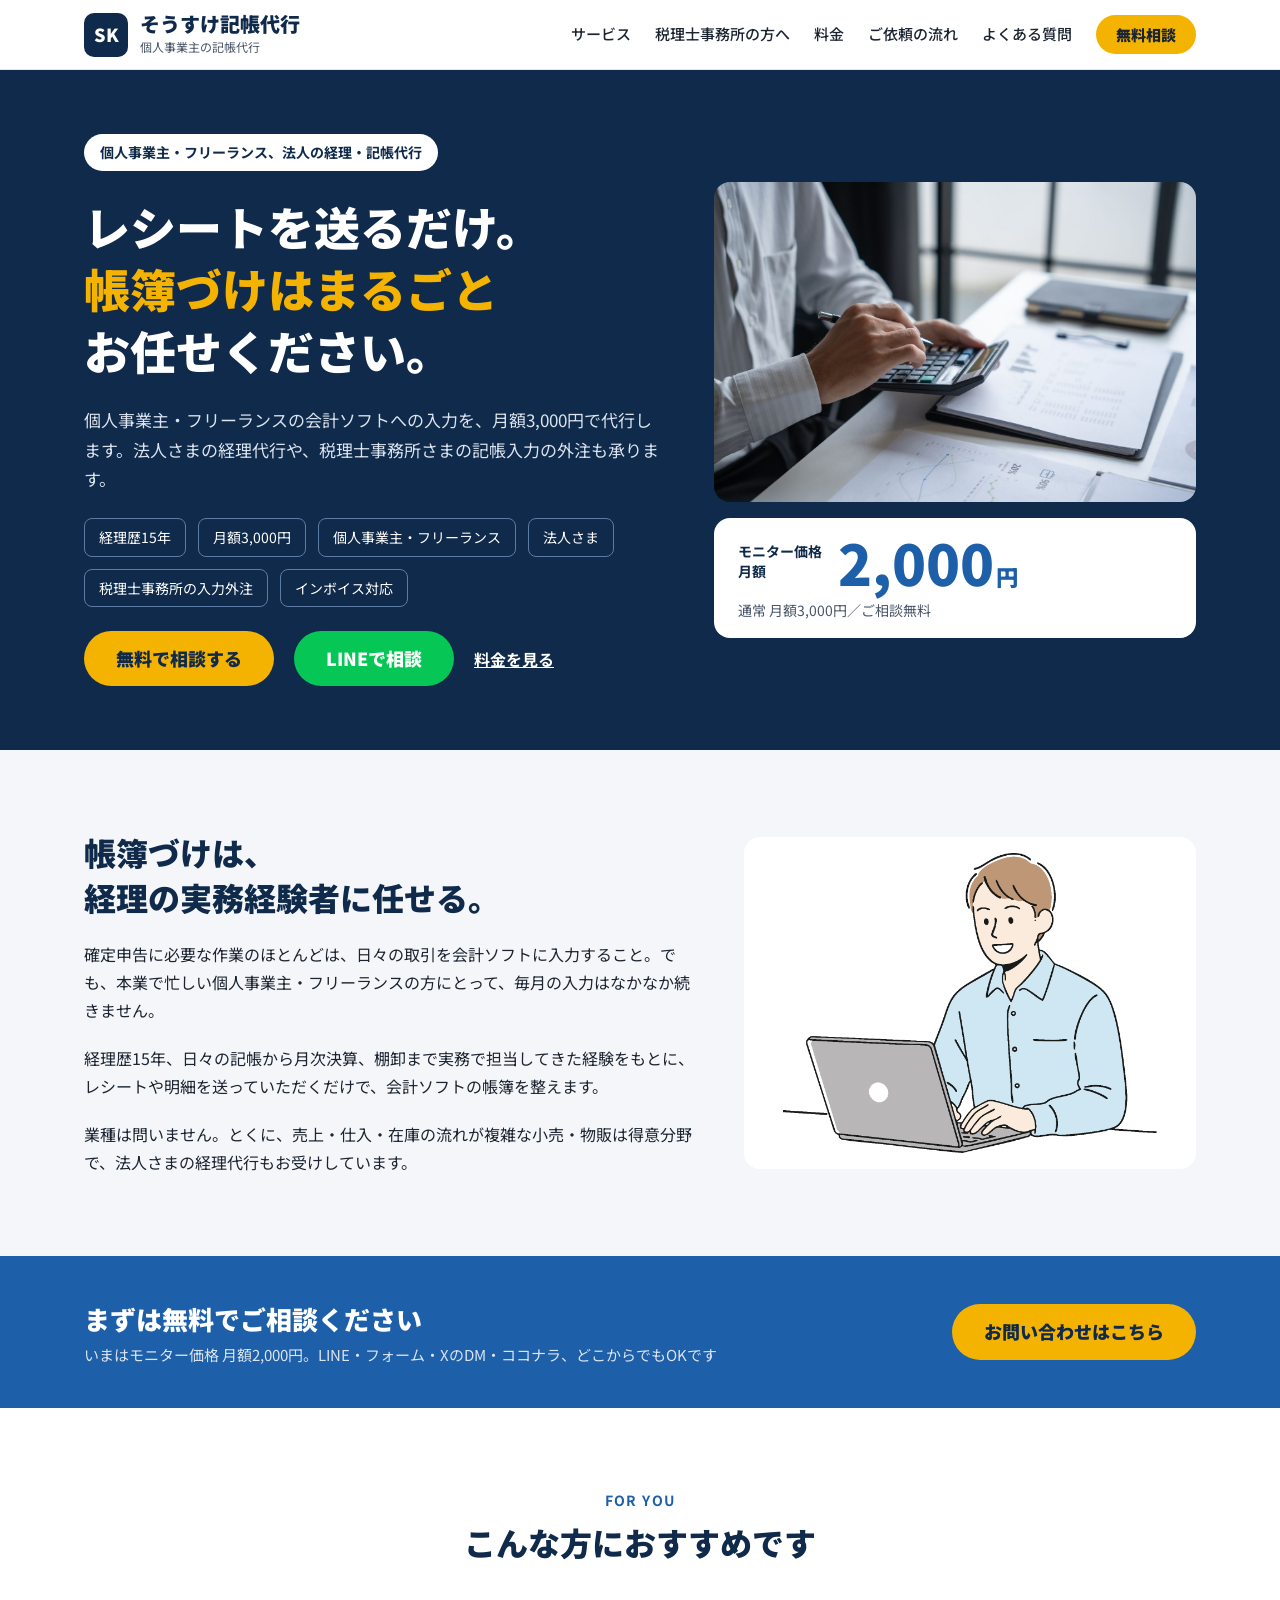
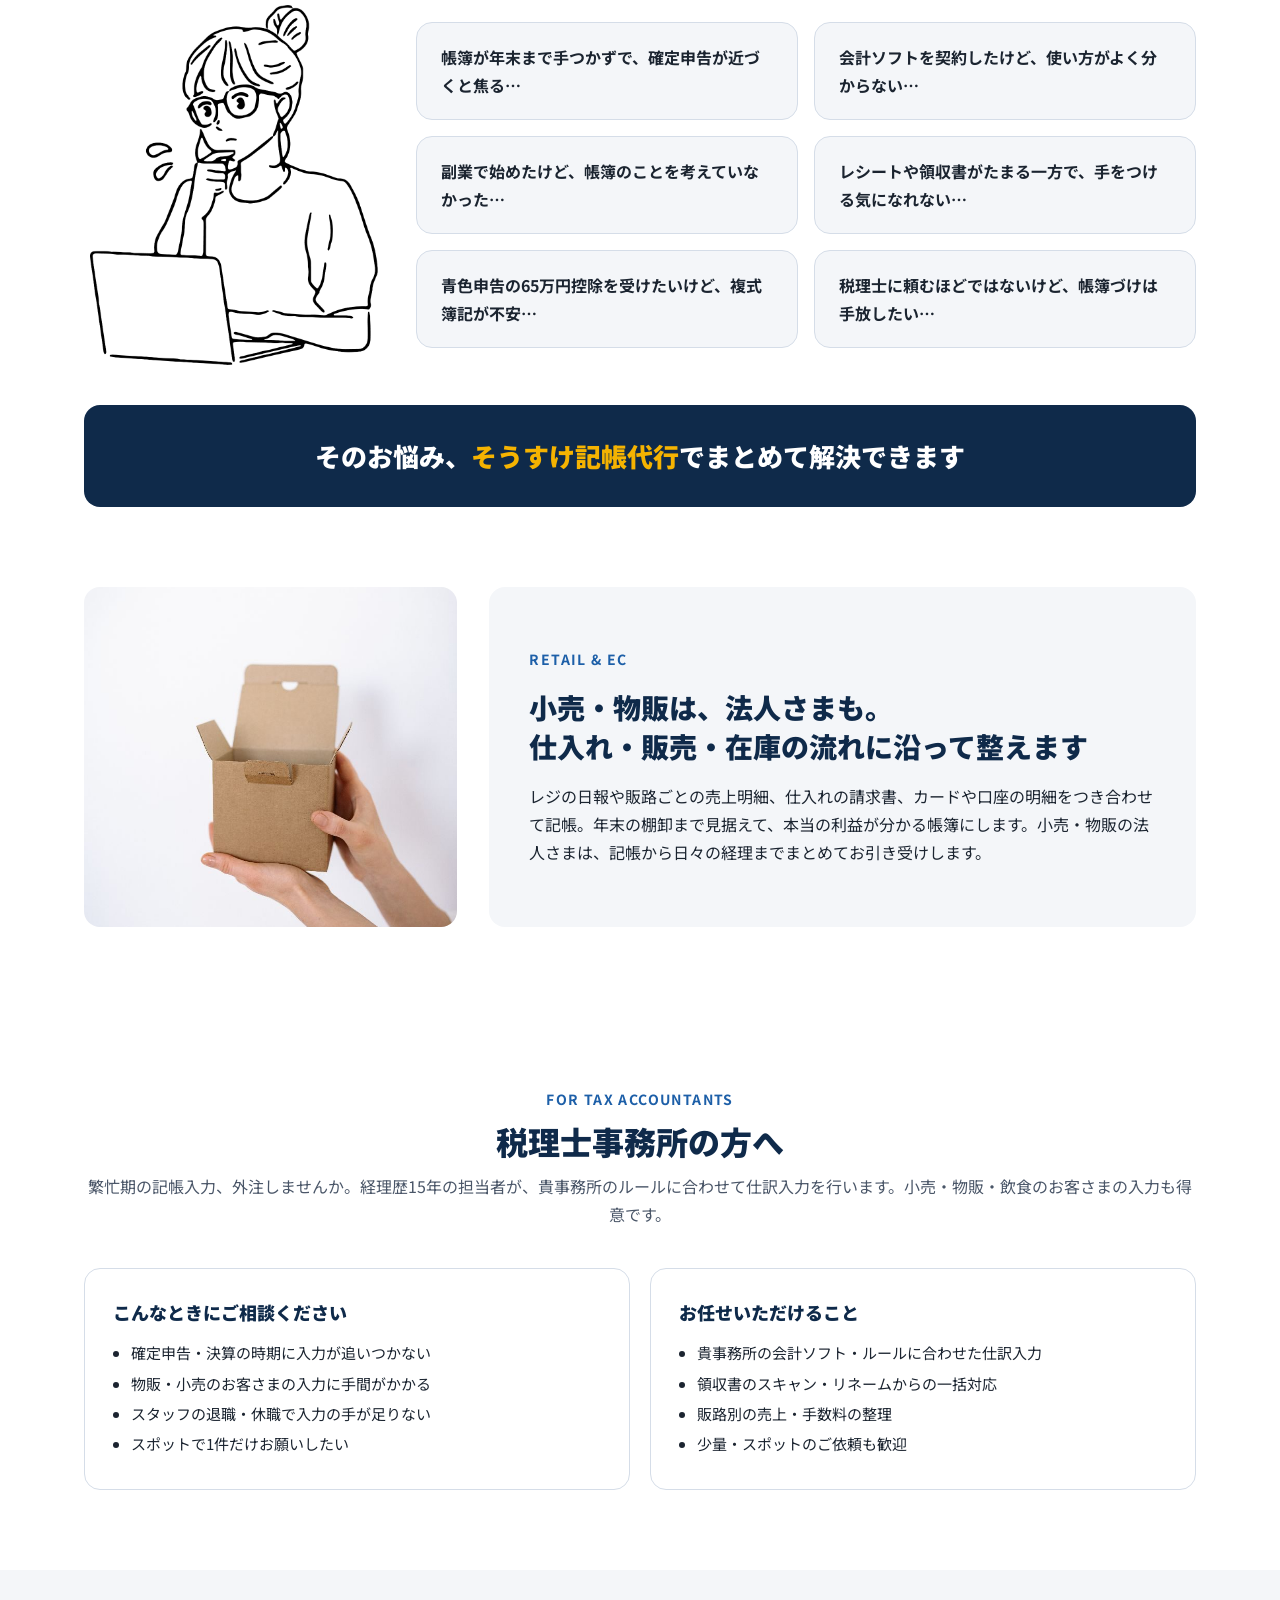
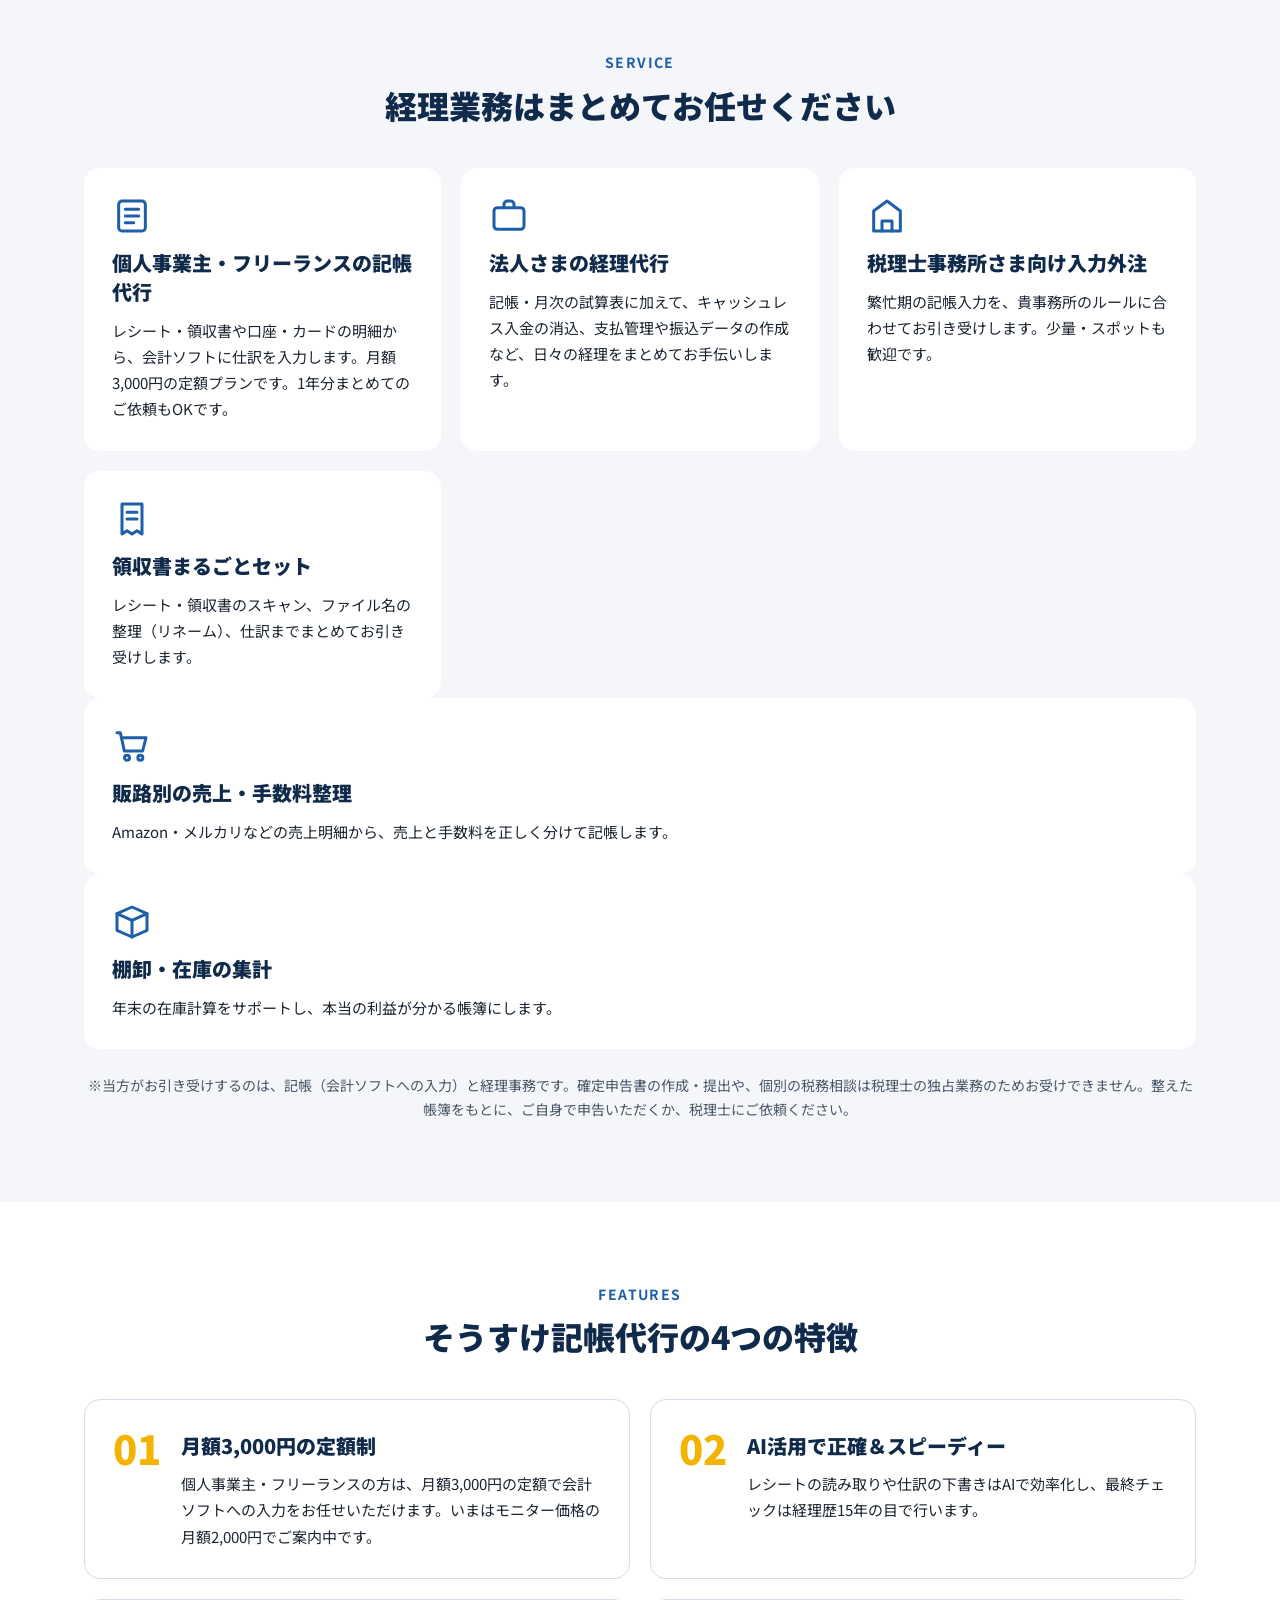
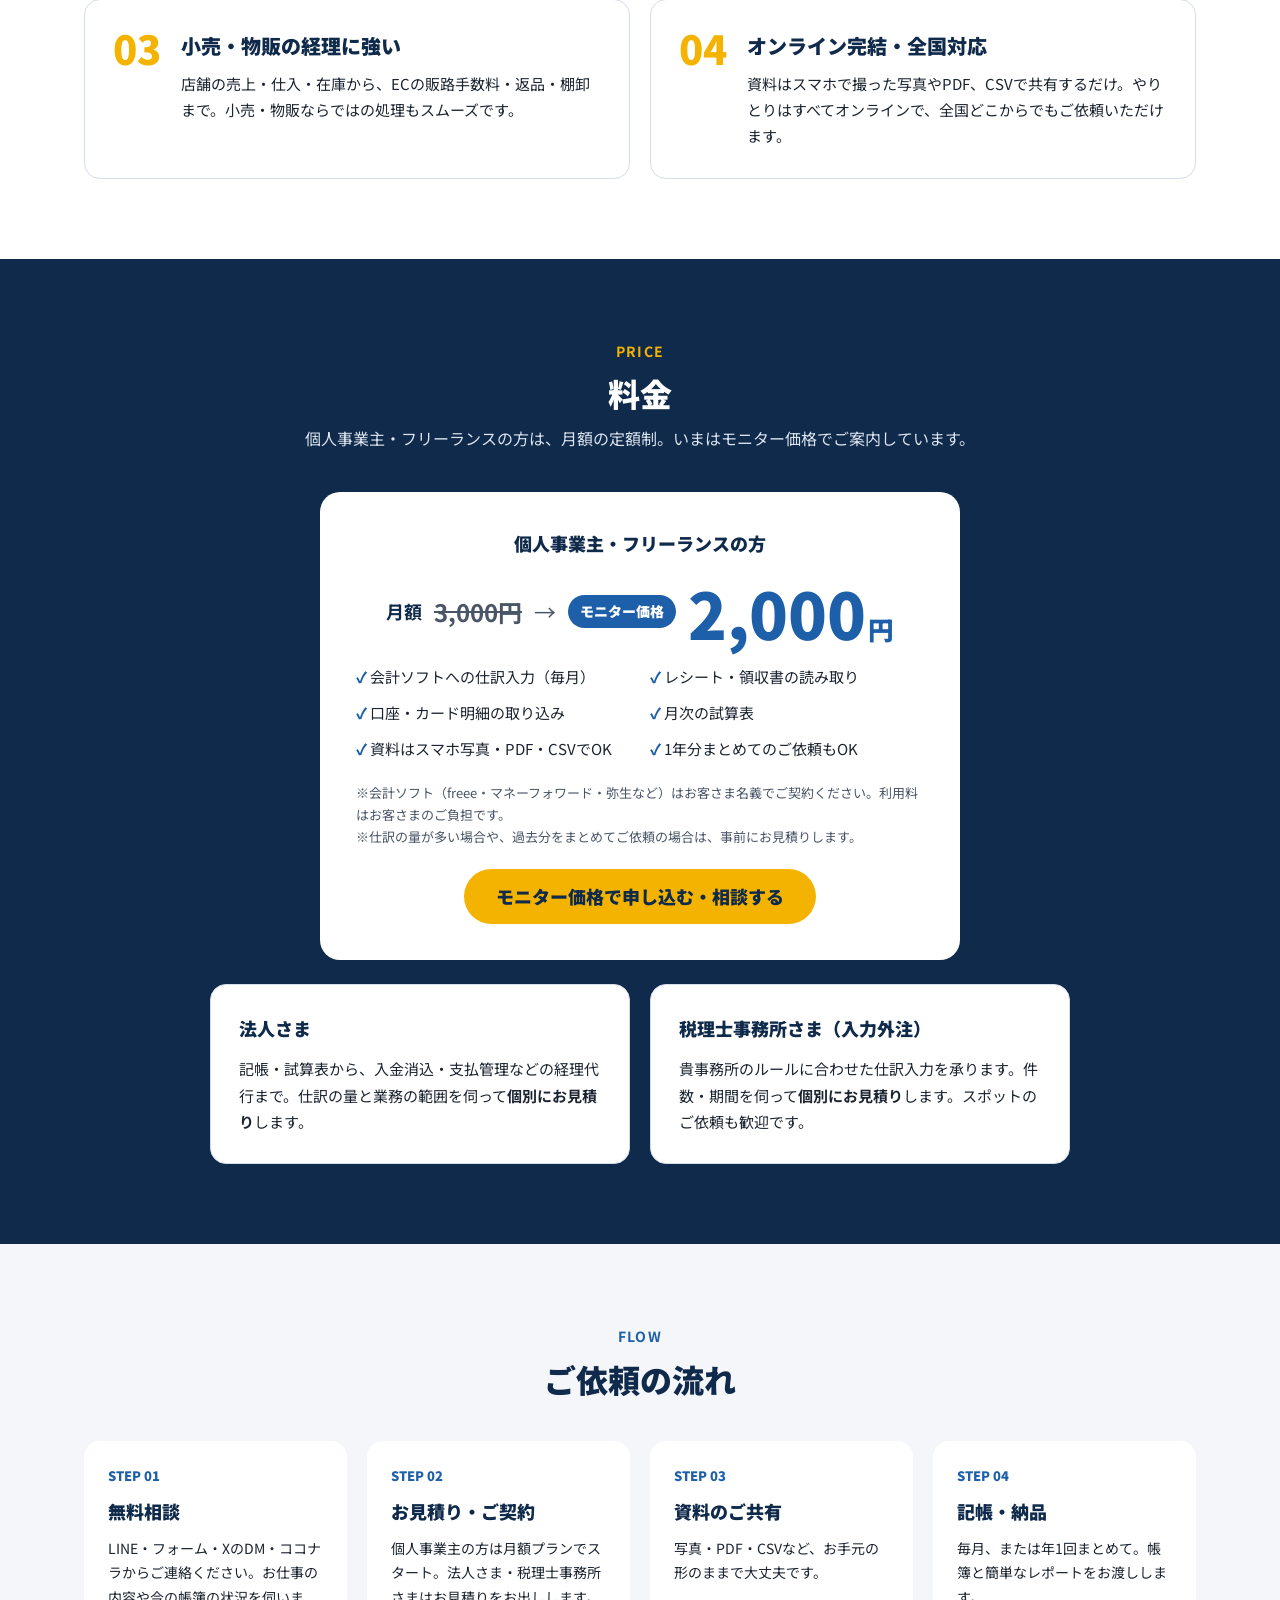
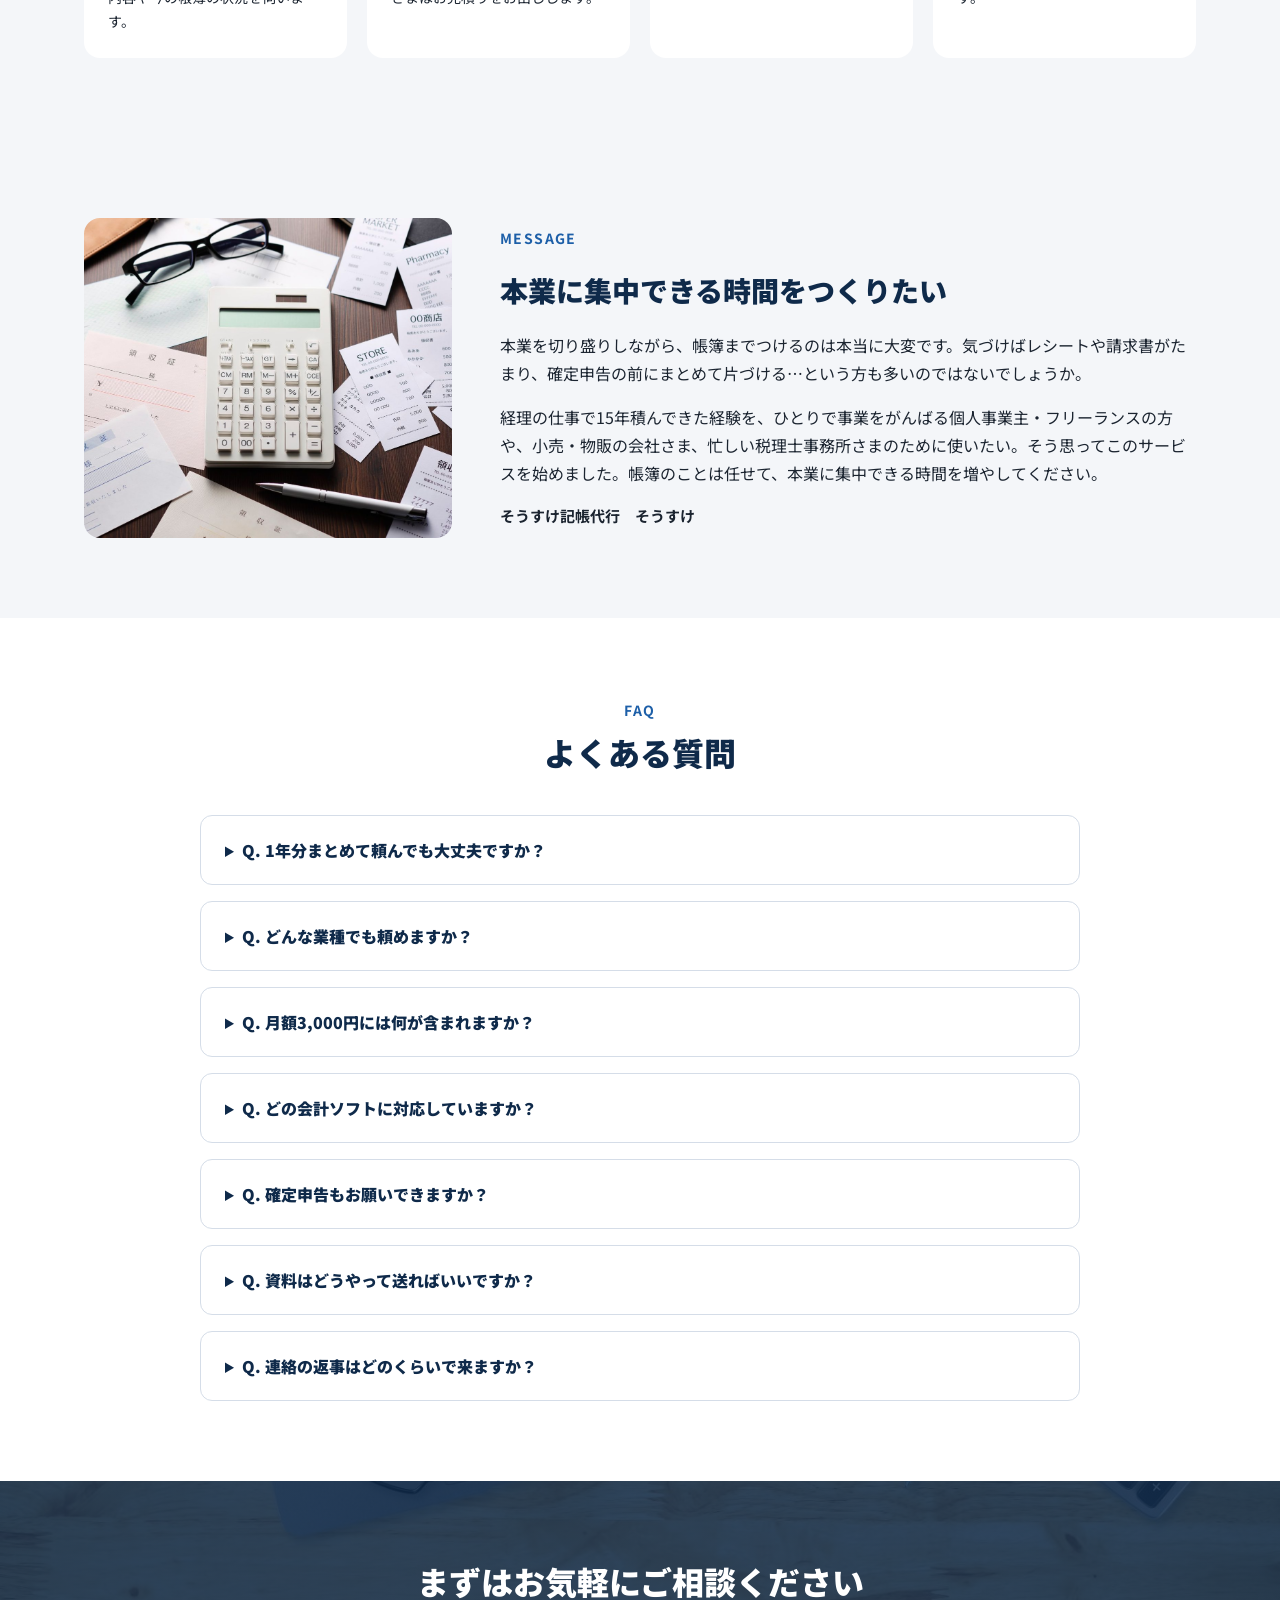
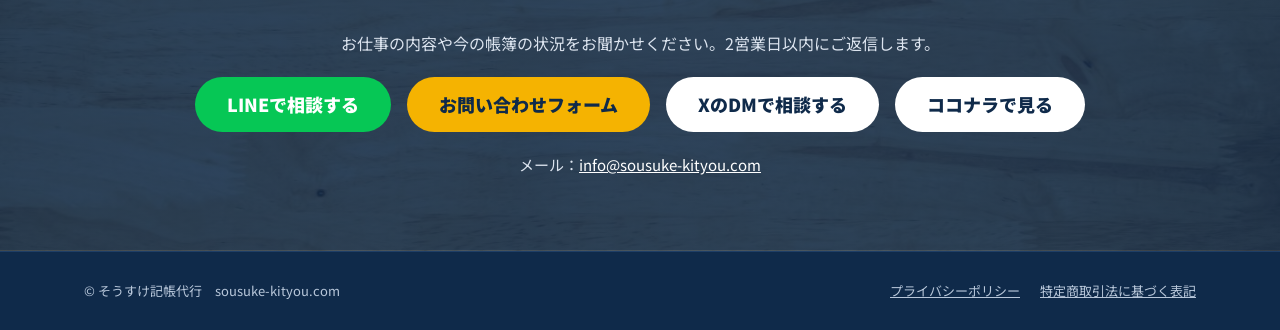
<file: index.html>
<!doctype html>
<html lang="ja">
<head>
<meta charset="utf-8">
<meta name="viewport" content="width=device-width, initial-scale=1">
<title>そうすけ記帳代行｜個人事業主・フリーランスの記帳代行 月額3,000円／法人さまの経理代行</title>
<meta name="description" content="個人事業主・フリーランスの会計ソフト入力（記帳代行）を月額3,000円で承ります。法人さまの経理代行、税理士事務所さまの記帳入力の外注にも対応。経理歴15年、AI活用で正確＆スピーディー。">
<link rel="canonical" href="https://sousuke-kityou.com/">
<meta property="og:type" content="website">
<meta property="og:title" content="そうすけ記帳代行｜個人事業主・フリーランスの記帳代行 月額3,000円">
<meta property="og:description" content="個人事業主・フリーランスの帳簿づけを月額3,000円で。法人さまの経理代行、税理士事務所さまの入力外注にも対応します。">
<meta property="og:url" content="https://sousuke-kityou.com/">
<meta property="og:image" content="https://sousuke-kityou.com/assets/img/ogp.jpg">
<meta name="twitter:card" content="summary_large_image">
<meta name="twitter:site" content="@sousuke_kityou">
<link rel="preconnect" href="https://fonts.googleapis.com">
<link rel="preconnect" href="https://fonts.gstatic.com" crossorigin>
<link rel="stylesheet" href="https://fonts.googleapis.com/css2?family=Noto+Sans+JP:wght@400;500;700;900&display=swap">
<link rel="stylesheet" href="assets/style.css">
</head>
<body>

<header class="site-header">
  <div class="wrap">
    <a class="logo" href="./">
      <span class="logo__mark" aria-hidden="true">SK</span>
      <span><span class="logo__name">そうすけ記帳代行</span><span class="logo__sub">個人事業主の記帳代行</span></span>
    </a>
    <nav class="gnav" aria-label="メインメニュー">
      <a href="#service">サービス</a>
      <a href="#tax-office">税理士事務所の方へ</a>
      <a href="#price">料金</a>
      <a href="#flow">ご依頼の流れ</a>
      <a href="#faq">よくある質問</a>
      <a class="btn btn--amber" href="#contact">無料相談</a>
    </nav>
  </div>
</header>

<main>
<section class="hero">
  <div class="wrap">
    <div class="hero__text">
      <span class="pill">個人事業主・フリーランス、法人の経理・記帳代行</span>
      <h1>レシートを送るだけ。<br><span>帳簿づけはまるごと</span><br>お任せください。</h1>
      <p class="hero__lead">個人事業主・フリーランスの会計ソフトへの入力を、月額3,000円で代行します。法人さまの経理代行や、税理士事務所さまの記帳入力の外注も承ります。</p>
      <ul class="tags">
        <li>経理歴15年</li><li>月額3,000円</li><li>個人事業主・フリーランス</li><li>法人さま</li><li>税理士事務所の入力外注</li><li>インボイス対応</li>
      </ul>
      <div class="hero__cta">
        <a class="btn btn--amber" href="#contact">無料で相談する</a>
        <a class="btn btn--line" href="https://line.me/R/ti/p/@200nuqpu" target="_blank" rel="noopener">LINEで相談</a>
        <a class="text-link" href="#price">料金を見る</a>
      </div>
    </div>
    <div class="hero__visual">
      <img src="assets/img/hero-calculator.jpg" alt="電卓と書類で帳簿を確認している手元" width="1400" height="933">
      <div class="free-box">
        <span class="free-box__label">モニター価格<br>月額</span>
        <span class="free-box__big">2,000<small>円</small></span>
        <span class="free-box__note">通常 月額3,000円／ご相談無料</span>
      </div>
    </div>
  </div>
</section>

<section class="sec sec--ground">
  <div class="wrap split">
    <div class="split__text">
      <h2 class="h2">帳簿づけは、<br>経理の実務経験者に任せる。</h2>
      <p>確定申告に必要な作業のほとんどは、日々の取引を会計ソフトに入力すること。でも、本業で忙しい個人事業主・フリーランスの方にとって、毎月の入力はなかなか続きません。</p>
      <p>経理歴15年、日々の記帳から月次決算、棚卸まで実務で担当してきた経験をもとに、レシートや明細を送っていただくだけで、会計ソフトの帳簿を整えます。</p>
      <p>業種は問いません。とくに、売上・仕入・在庫の流れが複雑な小売・物販は得意分野で、法人さまの経理代行もお受けしています。</p>
    </div>
    <div class="split__media illust-card">
      <img src="assets/img/illust-man-laptop.png" alt="ノートパソコンで作業する男性のイラスト" width="1344" height="1080">
    </div>
  </div>
</section>

<section class="cta-band">
  <div class="wrap">
    <div>
      <span class="cta-band__title">まずは無料でご相談ください</span>
      <span class="cta-band__sub">いまはモニター価格 月額2,000円。LINE・フォーム・XのDM・ココナラ、どこからでもOKです</span>
    </div>
    <a class="btn btn--amber" href="#contact">お問い合わせはこちら</a>
  </div>
</section>

<section class="sec">
  <div class="wrap">
    <div class="head">
      <span class="eyebrow">FOR YOU</span>
      <h2 class="h2">こんな方におすすめです</h2>
    </div>
    <div class="worries">
      <div class="worries__illust">
        <img src="assets/img/illust-worried.png" alt="ノートパソコンの前で悩む人のイラスト" width="872" height="1090">
      </div>
      <ul class="worries__list">
        <li>帳簿が年末まで手つかずで、確定申告が近づくと焦る…</li>
        <li>会計ソフトを契約したけど、使い方がよく分からない…</li>
        <li>副業で始めたけど、帳簿のことを考えていなかった…</li>
        <li>レシートや領収書がたまる一方で、手をつける気になれない…</li>
        <li>青色申告の65万円控除を受けたいけど、複式簿記が不安…</li>
        <li>税理士に頼むほどではないけど、帳簿づけは手放したい…</li>
      </ul>
    </div>
    <p class="solve">そのお悩み、<span>そうすけ記帳代行</span>でまとめて解決できます</p>
  </div>
</section>

<section class="sec" style="padding-top:0">
  <div class="wrap photo-band">
    <img src="assets/img/box-hands.jpg" alt="段ボール箱を手に持っている様子" width="720" height="1080">
    <div class="photo-band__text">
      <span class="eyebrow">RETAIL &amp; EC</span>
      <h2>小売・物販は、法人さまも。<br>仕入れ・販売・在庫の流れに沿って整えます</h2>
      <p>レジの日報や販路ごとの売上明細、仕入れの請求書、カードや口座の明細をつき合わせて記帳。年末の棚卸まで見据えて、本当の利益が分かる帳簿にします。小売・物販の法人さまは、記帳から日々の経理までまとめてお引き受けします。</p>
    </div>
  </div>
</section>

<section class="sec" id="tax-office">
  <div class="wrap">
    <div class="head">
      <span class="eyebrow">FOR TAX ACCOUNTANTS</span>
      <h2 class="h2">税理士事務所の方へ</h2>
      <p class="lead">繁忙期の記帳入力、外注しませんか。経理歴15年の担当者が、貴事務所のルールに合わせて仕訳入力を行います。小売・物販・飲食のお客さまの入力も得意です。</p>
    </div>
    <div class="grid2">
      <div class="box">
        <h3>こんなときにご相談ください</h3>
        <ul>
          <li>確定申告・決算の時期に入力が追いつかない</li>
          <li>物販・小売のお客さまの入力に手間がかかる</li>
          <li>スタッフの退職・休職で入力の手が足りない</li>
          <li>スポットで1件だけお願いしたい</li>
        </ul>
      </div>
      <div class="box">
        <h3>お任せいただけること</h3>
        <ul>
          <li>貴事務所の会計ソフト・ルールに合わせた仕訳入力</li>
          <li>領収書のスキャン・リネームからの一括対応</li>
          <li>販路別の売上・手数料の整理</li>
          <li>少量・スポットのご依頼も歓迎</li>
        </ul>
      </div>
    </div>
  </div>
</section>

<section class="sec sec--ground" id="service">
  <div class="wrap">
    <div class="head">
      <span class="eyebrow">SERVICE</span>
      <h2 class="h2">経理業務はまとめてお任せください</h2>
    </div>
    <div class="grid3">
      <div class="card">
        <svg aria-hidden="true" viewBox="0 0 24 24" fill="none" stroke="#1D5FA8" stroke-width="1.8" stroke-linecap="round" stroke-linejoin="round"><rect x="4" y="3" width="16" height="18" rx="2"/><path d="M8 8h8M8 12h8M8 16h5"/></svg>
        <h3>個人事業主・フリーランスの記帳代行</h3>
        <p>レシート・領収書や口座・カードの明細から、会計ソフトに仕訳を入力します。月額3,000円の定額プランです。1年分まとめてのご依頼もOKです。</p>
      </div>
      <div class="card">
        <svg aria-hidden="true" viewBox="0 0 24 24" fill="none" stroke="#1D5FA8" stroke-width="1.8" stroke-linecap="round" stroke-linejoin="round"><rect x="3" y="7" width="18" height="13" rx="2"/><path d="M9 7V5a2 2 0 0 1 2-2h2a2 2 0 0 1 2 2v2"/></svg>
        <h3>法人さまの経理代行</h3>
        <p>記帳・月次の試算表に加えて、キャッシュレス入金の消込、支払管理や振込データの作成など、日々の経理をまとめてお手伝いします。</p>
      </div>
      <div class="card">
        <svg aria-hidden="true" viewBox="0 0 24 24" fill="none" stroke="#1D5FA8" stroke-width="1.8" stroke-linecap="round" stroke-linejoin="round"><path d="M4 21V9l8-6 8 6v12z"/><path d="M9 21v-6h6v6"/></svg>
        <h3>税理士事務所さま向け入力外注</h3>
        <p>繁忙期の記帳入力を、貴事務所のルールに合わせてお引き受けします。少量・スポットも歓迎です。</p>
      </div>
      <div class="card">
        <svg aria-hidden="true" viewBox="0 0 24 24" fill="none" stroke="#1D5FA8" stroke-width="1.8" stroke-linecap="round" stroke-linejoin="round"><path d="M6 3h12v18l-3-2-3 2-3-2-3 2z"/><path d="M9 8h6M9 12h6"/></svg>
        <h3>領収書まるごとセット</h3>
        <p>レシート・領収書のスキャン、ファイル名の整理（リネーム）、仕訳までまとめてお引き受けします。</p>
      </div>
    </div>
<div class="card">
        <svg aria-hidden="true" viewBox="0 0 24 24" fill="none" stroke="#1D5FA8" stroke-width="1.8" stroke-linecap="round" stroke-linejoin="round"><path d="M3 4h2l2.4 11h11l2-8H7"/><circle cx="9" cy="19" r="1.5"/><circle cx="17" cy="19" r="1.5"/></svg>
        <h3>販路別の売上・手数料整理</h3>
        <p>Amazon・メルカリなどの売上明細から、売上と手数料を正しく分けて記帳します。</p>
      </div>
      <div class="card">
        <svg aria-hidden="true" viewBox="0 0 24 24" fill="none" stroke="#1D5FA8" stroke-width="1.8" stroke-linecap="round" stroke-linejoin="round"><path d="M3 7l9-4 9 4-9 4z"/><path d="M3 7v10l9 4 9-4V7"/><path d="M12 11v10"/></svg>
        <h3>棚卸・在庫の集計</h3>
        <p>年末の在庫計算をサポートし、本当の利益が分かる帳簿にします。</p>
      </div>
    <p class="note">※当方がお引き受けするのは、記帳（会計ソフトへの入力）と経理事務です。確定申告書の作成・提出や、個別の税務相談は税理士の独占業務のためお受けできません。整えた帳簿をもとに、ご自身で申告いただくか、税理士にご依頼ください。</p>
  </div>
</section>

<section class="sec">
  <div class="wrap">
    <div class="head">
      <span class="eyebrow">FEATURES</span>
      <h2 class="h2">そうすけ記帳代行の4つの特徴</h2>
    </div>
    <div class="grid2">
      <div class="feature"><span class="feature__num">01</span><div><h3>月額3,000円の定額制</h3><p>個人事業主・フリーランスの方は、月額3,000円の定額で会計ソフトへの入力をお任せいただけます。いまはモニター価格の月額2,000円でご案内中です。</p></div></div>
      <div class="feature"><span class="feature__num">02</span><div><h3>AI活用で正確＆スピーディー</h3><p>レシートの読み取りや仕訳の下書きはAIで効率化し、最終チェックは経理歴15年の目で行います。</p></div></div>
      <div class="feature"><span class="feature__num">03</span><div><h3>小売・物販の経理に強い</h3><p>店舗の売上・仕入・在庫から、ECの販路手数料・返品・棚卸まで。小売・物販ならではの処理もスムーズです。</p></div></div>
      <div class="feature"><span class="feature__num">04</span><div><h3>オンライン完結・全国対応</h3><p>資料はスマホで撮った写真やPDF、CSVで共有するだけ。やりとりはすべてオンラインで、全国どこからでもご依頼いただけます。</p></div></div>
    </div>
  </div>
</section>

<section class="sec sec--navy" id="price">
  <div class="wrap">
    <div class="head">
      <span class="eyebrow">PRICE</span>
      <h2 class="h2">料金</h2>
      <p class="lead">個人事業主・フリーランスの方は、月額の定額制。いまはモニター価格でご案内しています。</p>
    </div>
    <div class="price-card">
      <div class="price-card__plan">個人事業主・フリーランスの方</div>
      <div class="price-card__top">
        <span>月額</span><span class="price-card__regular">3,000円</span>
        <span class="price-card__arrow" aria-hidden="true">→</span>
        <span class="price-card__monitor-label">モニター価格</span><span class="price-card__big">2,000<small>円</small></span>
      </div>
      <ul class="checks">
        <li>会計ソフトへの仕訳入力（毎月）</li>
        <li>レシート・領収書の読み取り</li>
        <li>口座・カード明細の取り込み</li>
        <li>月次の試算表</li>
        <li>資料はスマホ写真・PDF・CSVでOK</li>
        <li>1年分まとめてのご依頼もOK</li>
      </ul>
      <p class="price-card__note">※会計ソフト（freee・マネーフォワード・弥生など）はお客さま名義でご契約ください。利用料はお客さまのご負担です。<br>※仕訳の量が多い場合や、過去分をまとめてご依頼の場合は、事前にお見積りします。</p>
      <a class="btn btn--amber" href="#contact">モニター価格で申し込む・相談する</a>
    </div>
    <div class="grid2 price-sub">
      <div class="box">
        <h3>法人さま</h3>
        <p>記帳・試算表から、入金消込・支払管理などの経理代行まで。仕訳の量と業務の範囲を伺って<strong>個別にお見積り</strong>します。</p>
      </div>
      <div class="box">
        <h3>税理士事務所さま（入力外注）</h3>
        <p>貴事務所のルールに合わせた仕訳入力を承ります。件数・期間を伺って<strong>個別にお見積り</strong>します。スポットのご依頼も歓迎です。</p>
      </div>
    </div>
  </div>
</section>

<section class="sec sec--ground" id="flow">
  <div class="wrap">
    <div class="head">
      <span class="eyebrow">FLOW</span>
      <h2 class="h2">ご依頼の流れ</h2>
    </div>
    <div class="grid4">
      <div class="step"><span class="step__no">STEP 01</span><h3>無料相談</h3><p>LINE・フォーム・XのDM・ココナラからご連絡ください。お仕事の内容や今の帳簿の状況を伺います。</p></div>
      <div class="step"><span class="step__no">STEP 02</span><h3>お見積り・ご契約</h3><p>個人事業主の方は月額プランでスタート。法人さま・税理士事務所さまはお見積りをお出しします。</p></div>
      <div class="step"><span class="step__no">STEP 03</span><h3>資料のご共有</h3><p>写真・PDF・CSVなど、お手元の形のままで大丈夫です。</p></div>
      <div class="step"><span class="step__no">STEP 04</span><h3>記帳・納品</h3><p>毎月、または年1回まとめて。帳簿と簡単なレポートをお渡しします。</p></div>
    </div>
  </div>
</section>


<section class="sec sec--ground">
  <div class="wrap split message">
    <img src="assets/img/receipts-calculator.jpg" alt="電卓と領収書が並ぶ机" width="1400" height="933">
    <div class="message__text">
      <span class="eyebrow">MESSAGE</span>
      <h2>本業に集中できる時間をつくりたい</h2>
      <p>本業を切り盛りしながら、帳簿までつけるのは本当に大変です。気づけばレシートや請求書がたまり、確定申告の前にまとめて片づける…という方も多いのではないでしょうか。</p>
      <p>経理の仕事で15年積んできた経験を、ひとりで事業をがんばる個人事業主・フリーランスの方や、小売・物販の会社さま、忙しい税理士事務所さまのために使いたい。そう思ってこのサービスを始めました。帳簿のことは任せて、本業に集中できる時間を増やしてください。</p>
      <p class="message__sign">そうすけ記帳代行　そうすけ</p>
    </div>
  </div>
</section>

<section class="sec" id="faq">
  <div class="wrap">
    <div class="head">
      <span class="eyebrow">FAQ</span>
      <h2 class="h2">よくある質問</h2>
    </div>
    <div class="faq">
      <details><summary>Q. 1年分まとめて頼んでも大丈夫ですか？</summary><p>はい、大丈夫です。年末まで手つかずの帳簿も、まとめてお引き受けします。</p></details>
      <details><summary>Q. どんな業種でも頼めますか？</summary><p>個人事業主・フリーランスの方は、業種を問わずお受けしています。副業の方も歓迎です。法人さまは、小売・物販の会社さまを対象にしています。</p></details>
      <details><summary>Q. 月額3,000円には何が含まれますか？</summary><p>会計ソフトへの毎月の仕訳入力と、月次の試算表です。会計ソフトの利用料はお客さまのご負担になります。仕訳の量が多い場合は、事前にお見積りします。</p></details>
      <details><summary>Q. どの会計ソフトに対応していますか？</summary><p>freee・マネーフォワード・弥生など、主要なクラウド会計ソフトに対応しています。お持ちでない場合もご相談ください。</p></details>
      <details><summary>Q. 確定申告もお願いできますか？</summary><p>確定申告書の作成・提出や、個別の税務相談は税理士の独占業務のため、当方ではお受けできません。当方で整えた会計ソフトの帳簿をもとに、ご自身で申告いただくか、税理士にご依頼ください。</p></details>
      <details><summary>Q. 資料はどうやって送ればいいですか？</summary><p>スマホで撮ったレシートの写真、PDF、販路の売上CSVなどをオンラインで共有していただければOKです。</p></details>
      <details><summary>Q. 連絡の返事はどのくらいで来ますか？</summary><p>原則24時間以内にお返事します。LINEやXのDMからのご連絡も歓迎です。</p></details>
    </div>
  </div>
</section>

<section class="contact" id="contact">
  <div class="wrap">
    <h2>まずはお気軽にご相談ください</h2>
    <p>お仕事の内容や今の帳簿の状況をお聞かせください。2営業日以内にご返信します。</p>
    <div class="contact__btns">
      <a class="btn btn--line" href="https://line.me/R/ti/p/@200nuqpu" target="_blank" rel="noopener">LINEで相談する</a>
      <a class="btn btn--amber" href="https://docs.google.com/forms/d/e/1FAIpQLSdKH5OH3a9zL9rlPuvzW03FEqb8U3MqRl0XQzkKu2xP0aNkdA/viewform" target="_blank" rel="noopener">お問い合わせフォーム</a>
      <a class="btn btn--white" href="https://x.com/sousuke_kityou" target="_blank" rel="noopener">XのDMで相談する</a>
      <a class="btn btn--white" href="https://coconala.com/users/533746" target="_blank" rel="noopener">ココナラで見る</a>
    </div>
    <p class="contact__mail">メール：<a href="mailto:info@sousuke-kityou.com">info@sousuke-kityou.com</a></p>
  </div>
</section>
</main>

<footer class="site-footer">
  <div class="wrap">
    <span>© そうすけ記帳代行　sousuke-kityou.com</span>
    <nav aria-label="フッター"><a href="privacy.html">プライバシーポリシー</a><a href="privacy.html#tokushoho">特定商取引法に基づく表記</a></nav>
  </div>
</footer>
</body>
</html>
</file>
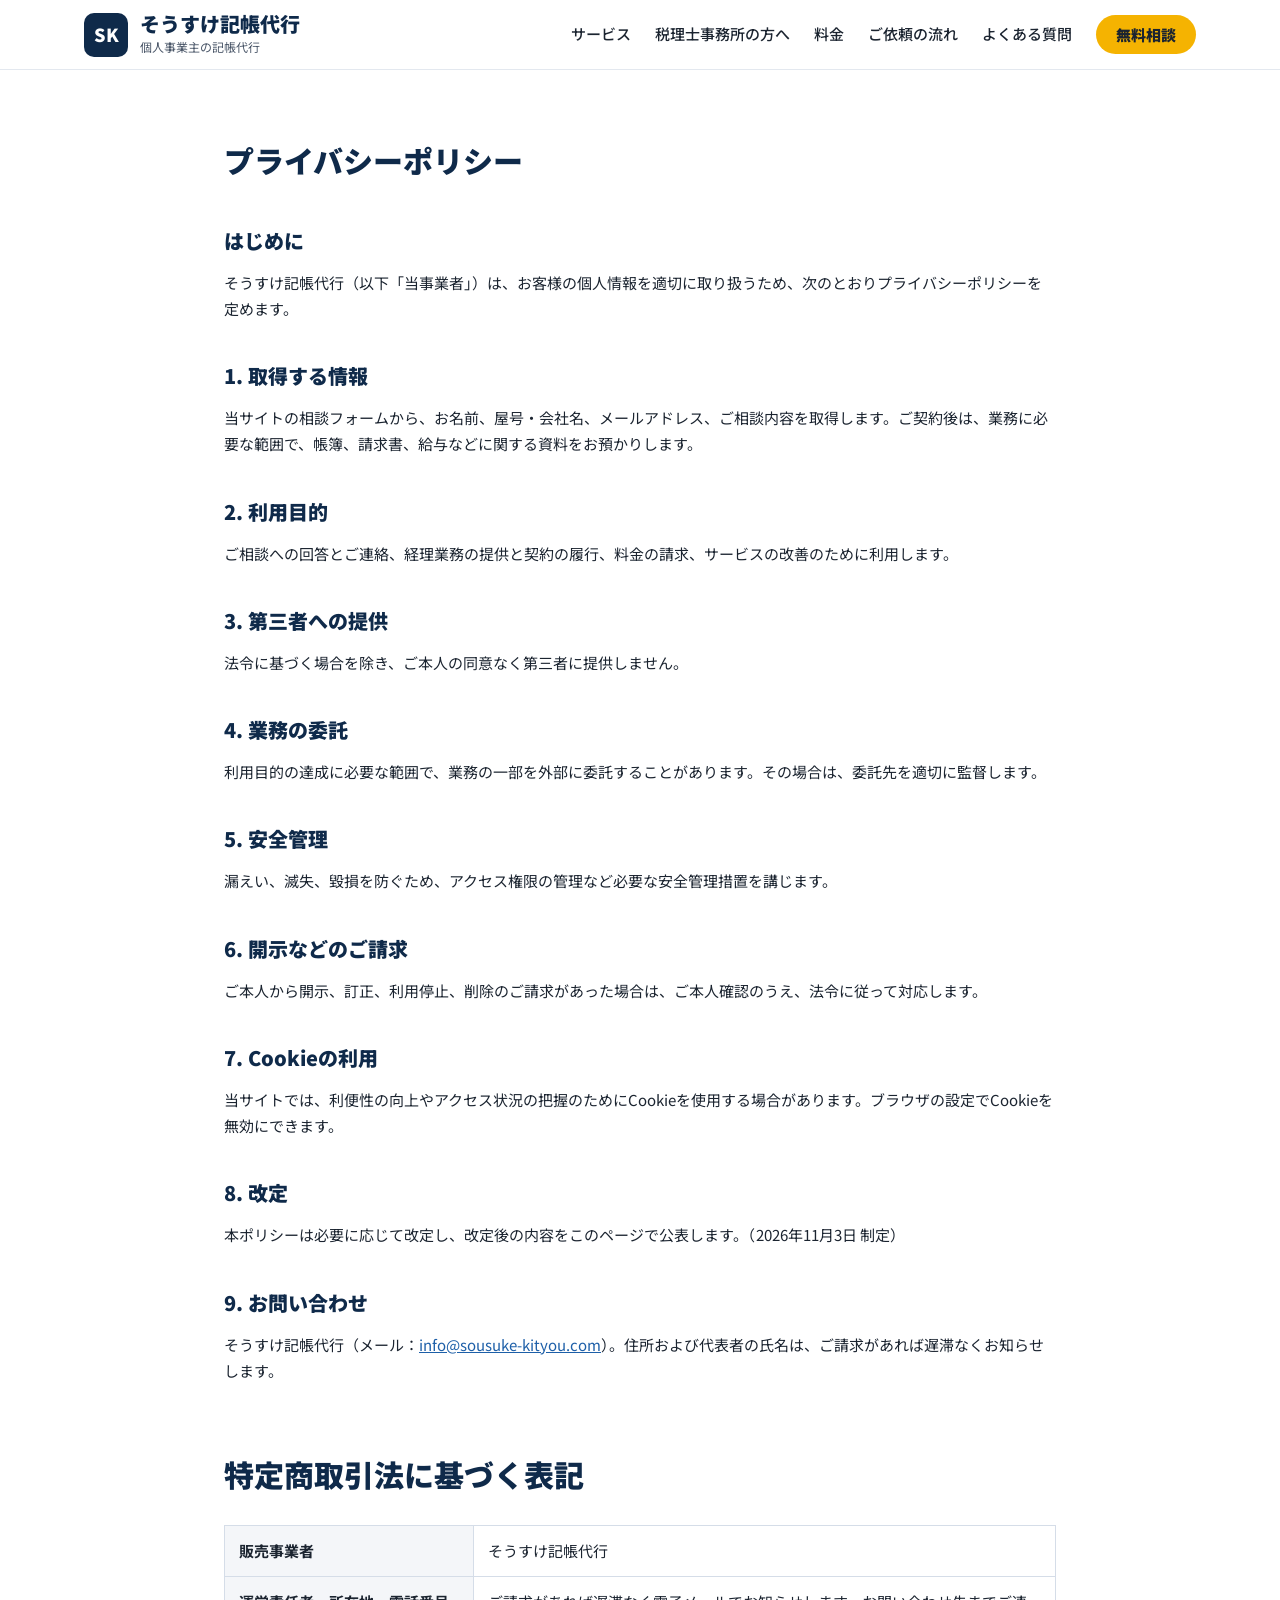
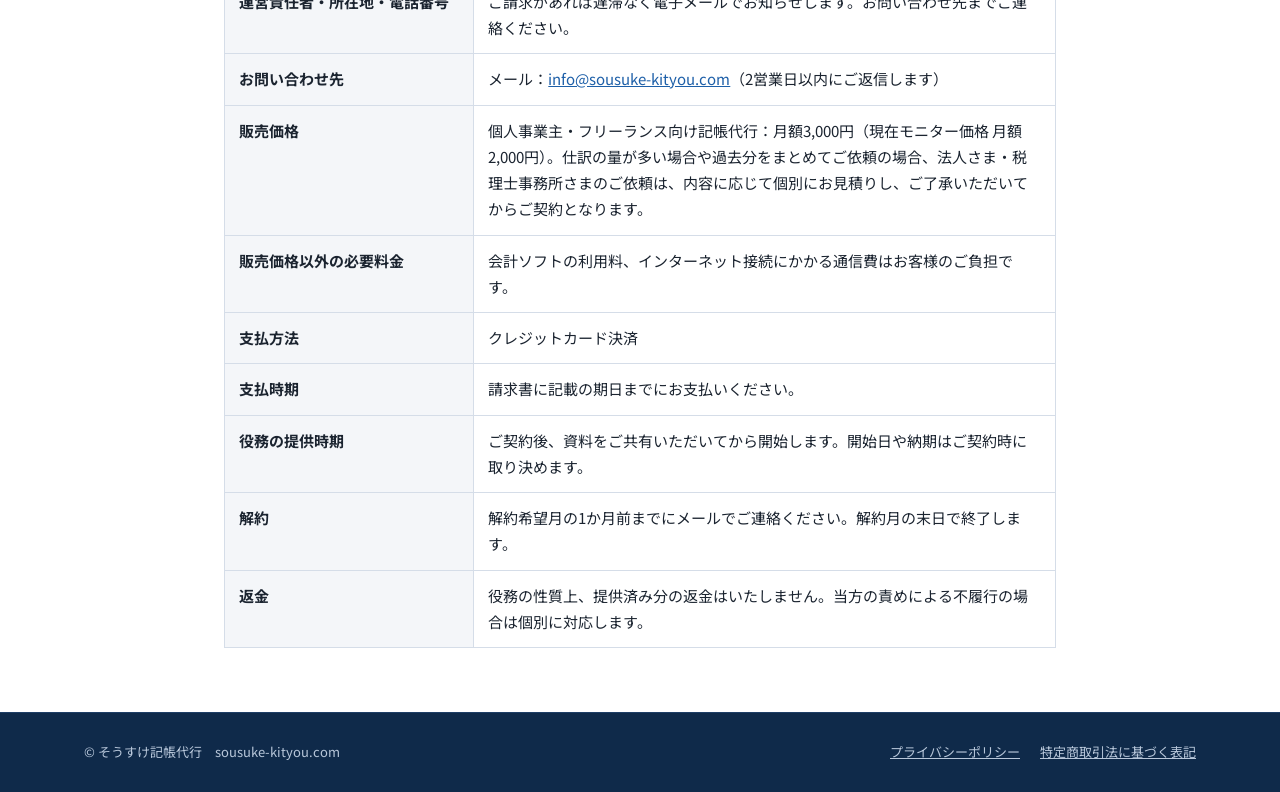
<file: privacy.html>
<!doctype html>
<html lang="ja">
<head>
<meta charset="utf-8">
<meta name="viewport" content="width=device-width, initial-scale=1">
<title>プライバシーポリシー・特定商取引法に基づく表記 | そうすけ記帳代行</title>
<meta name="description" content="そうすけ記帳代行のプライバシーポリシーと特定商取引法に基づく表記です。">
<link rel="canonical" href="https://sousuke-kityou.com/privacy.html">
<link rel="preconnect" href="https://fonts.googleapis.com">
<link rel="preconnect" href="https://fonts.gstatic.com" crossorigin>
<link rel="stylesheet" href="https://fonts.googleapis.com/css2?family=Noto+Sans+JP:wght@400;500;700;900&display=swap">
<link rel="stylesheet" href="assets/style.css">
</head>
<body>
<header class="site-header">
  <div class="wrap">
    <a class="logo" href="./">
      <span class="logo__mark" aria-hidden="true">SK</span>
      <span><span class="logo__name">そうすけ記帳代行</span><span class="logo__sub">個人事業主の記帳代行</span></span>
    </a>
    <nav class="gnav" aria-label="メインメニュー">
      <a href="./#service">サービス</a>
      <a href="./#tax-office">税理士事務所の方へ</a>
      <a href="./#price">料金</a>
      <a href="./#flow">ご依頼の流れ</a>
      <a href="./#faq">よくある質問</a>
      <a class="btn btn--amber" href="./#contact">無料相談</a>
    </nav>
  </div>
</header>

<main class="legal">
  <h1>プライバシーポリシー</h1>
  <h2>はじめに</h2>
  <p>そうすけ記帳代行（以下「当事業者」）は、お客様の個人情報を適切に取り扱うため、次のとおりプライバシーポリシーを定めます。</p>
  <h2>1. 取得する情報</h2>
  <p>当サイトの相談フォームから、お名前、屋号・会社名、メールアドレス、ご相談内容を取得します。ご契約後は、業務に必要な範囲で、帳簿、請求書、給与などに関する資料をお預かりします。</p>
  <h2>2. 利用目的</h2>
  <p>ご相談への回答とご連絡、経理業務の提供と契約の履行、料金の請求、サービスの改善のために利用します。</p>
  <h2>3. 第三者への提供</h2>
  <p>法令に基づく場合を除き、ご本人の同意なく第三者に提供しません。</p>
  <h2>4. 業務の委託</h2>
  <p>利用目的の達成に必要な範囲で、業務の一部を外部に委託することがあります。その場合は、委託先を適切に監督します。</p>
  <h2>5. 安全管理</h2>
  <p>漏えい、滅失、毀損を防ぐため、アクセス権限の管理など必要な安全管理措置を講じます。</p>
  <h2>6. 開示などのご請求</h2>
  <p>ご本人から開示、訂正、利用停止、削除のご請求があった場合は、ご本人確認のうえ、法令に従って対応します。</p>
  <h2>7. Cookieの利用</h2>
  <p>当サイトでは、利便性の向上やアクセス状況の把握のためにCookieを使用する場合があります。ブラウザの設定でCookieを無効にできます。</p>
  <h2>8. 改定</h2>
  <p>本ポリシーは必要に応じて改定し、改定後の内容をこのページで公表します。（2026年11月3日 制定）</p>
  <h2>9. お問い合わせ</h2>
  <p>そうすけ記帳代行（メール：<a href="mailto:info@sousuke-kityou.com">info@sousuke-kityou.com</a>）。住所および代表者の氏名は、ご請求があれば遅滞なくお知らせします。</p>

  <h1 id="tokushoho" style="margin-top:64px">特定商取引法に基づく表記</h1>
  <table>
    <tr><th>販売事業者</th><td>そうすけ記帳代行</td></tr>
    <tr><th>運営責任者・所在地・電話番号</th><td>ご請求があれば遅滞なく電子メールでお知らせします。お問い合わせ先までご連絡ください。</td></tr>
    <tr><th>お問い合わせ先</th><td>メール：<a href="mailto:info@sousuke-kityou.com">info@sousuke-kityou.com</a>（2営業日以内にご返信します）</td></tr>
    <tr><th>販売価格</th><td>個人事業主・フリーランス向け記帳代行：月額3,000円（現在モニター価格 月額2,000円）。仕訳の量が多い場合や過去分をまとめてご依頼の場合、法人さま・税理士事務所さまのご依頼は、内容に応じて個別にお見積りし、ご了承いただいてからご契約となります。</td></tr>
    <tr><th>販売価格以外の必要料金</th><td>会計ソフトの利用料、インターネット接続にかかる通信費はお客様のご負担です。</td></tr>
    <tr><th>支払方法</th><td>クレジットカード決済</td></tr>
    <tr><th>支払時期</th><td>請求書に記載の期日までにお支払いください。</td></tr>
    <tr><th>役務の提供時期</th><td>ご契約後、資料をご共有いただいてから開始します。開始日や納期はご契約時に取り決めます。</td></tr>
    <tr><th>解約</th><td>解約希望月の1か月前までにメールでご連絡ください。解約月の末日で終了します。</td></tr>
    <tr><th>返金</th><td>役務の性質上、提供済み分の返金はいたしません。当方の責めによる不履行の場合は個別に対応します。</td></tr>
  </table>
</main>

<footer class="site-footer">
  <div class="wrap">
    <span>© そうすけ記帳代行　sousuke-kityou.com</span>
    <nav aria-label="フッター"><a href="privacy.html">プライバシーポリシー</a><a href="privacy.html#tokushoho">特定商取引法に基づく表記</a></nav>
  </div>
</footer>
</body>
</html>
</file>
<file: assets/style.css>
:root{
  --navy:#0F2A4A; --blue:#1D5FA8; --amber:#F5B301; --ground:#F4F6F9;
  --text:#1B2430; --sub:#4A5668; --line:#D5DDE8; --pale:#DCE4EF;
}
*{box-sizing:border-box}
html{scroll-behavior:smooth}
body{margin:0;font-family:'Noto Sans JP',sans-serif;color:var(--text);background:#fff;line-height:1.75;-webkit-font-smoothing:antialiased}
img{max-width:100%;display:block}
a{color:var(--blue)}
a:hover{color:var(--navy)}
h1,h2,h3,p{margin:0}
.wrap{max-width:1160px;margin:0 auto;padding:0 24px}
.sec{padding:80px 0}
.sec--ground{background:var(--ground)}
.sec--navy{background:var(--navy);color:#fff}
.head{display:flex;flex-direction:column;align-items:center;gap:8px;text-align:center;margin-bottom:40px}
.eyebrow{font-size:14px;font-weight:700;color:var(--blue);letter-spacing:.1em}
.sec--navy .eyebrow{color:var(--amber)}
.h2{font-size:32px;font-weight:900;color:var(--navy);line-height:1.4}
.sec--navy .h2{color:#fff}
.lead{font-size:16px;color:var(--sub)}
.sec--navy .lead{color:var(--pale)}

/* buttons */
.btn{display:inline-block;font-weight:900;text-decoration:none;border-radius:999px;padding:16px 32px;font-size:18px;line-height:1.3;text-align:center}
.btn--amber{background:var(--amber);color:var(--navy)}
.btn--amber:hover{background:#FFC633;color:var(--navy)}
.btn--white{background:#fff;color:var(--navy)}
.btn--white:hover{background:var(--ground);color:var(--navy)}

/* header */
.site-header{background:#fff;border-bottom:1px solid #E3E8EF;position:sticky;top:0;z-index:10}
@media (max-width:640px){.site-header{position:static}}
.site-header .wrap{display:flex;flex-wrap:wrap;align-items:center;justify-content:space-between;gap:12px 16px;padding-top:12px;padding-bottom:12px}
.logo{display:flex;align-items:center;gap:12px;text-decoration:none}
.logo__mark{width:44px;height:44px;border-radius:10px;background:var(--navy);color:#fff;display:flex;align-items:center;justify-content:center;font-weight:900;font-size:18px}
.logo__name{display:block;font-weight:900;font-size:20px;color:var(--navy);line-height:1.2}
.logo__sub{display:block;font-size:12px;color:var(--sub)}
.gnav{display:flex;flex-wrap:wrap;align-items:center;gap:8px 24px;font-size:15px;font-weight:500}
.gnav a{color:var(--text);text-decoration:none}
.gnav a:hover{color:var(--blue)}
.gnav .btn{font-size:15px;padding:10px 20px}

/* hero */
.hero{background:var(--navy);color:#fff}
.hero .wrap{display:flex;flex-wrap:wrap;align-items:center;gap:48px;padding-top:64px;padding-bottom:64px}
.hero__text{flex:1 1 520px;display:flex;flex-direction:column;gap:24px}
.pill{align-self:flex-start;background:#fff;color:var(--navy);font-weight:700;font-size:14px;padding:6px 16px;border-radius:999px}
.hero h1{font-size:46px;font-weight:900;line-height:1.35}
.hero h1 span{color:var(--amber)}
.hero__lead{font-size:17px;color:var(--pale)}
.tags{display:flex;flex-wrap:wrap;gap:12px;list-style:none;margin:0;padding:0}
.tags li{border:1px solid #5C7CA3;padding:6px 14px;border-radius:8px;font-size:14px}
.hero__cta{display:flex;flex-wrap:wrap;align-items:center;gap:20px}
.hero__cta a.text-link{color:#fff;font-weight:700}
.hero__visual{flex:1 1 420px;display:flex;flex-direction:column;gap:16px}
.hero__visual img{width:100%;height:320px;object-fit:cover;border-radius:16px}
.free-box{display:flex;flex-wrap:wrap;align-items:center;gap:8px 16px;background:#fff;color:var(--navy);border-radius:16px;padding:16px 24px}
.free-box__label{font-size:14px;font-weight:700;line-height:1.4}
.free-box__big{font-size:56px;font-weight:900;color:var(--blue);line-height:1}
.free-box__note{font-size:14px;color:var(--sub)}

/* split */
.split{display:flex;flex-wrap:wrap;align-items:center;gap:48px}
.split__text{flex:1 1 520px;display:flex;flex-direction:column;gap:20px}
.split__media{flex:1 1 360px}
.illust-card{background:#fff;border-radius:16px;padding:16px;display:flex;justify-content:center}
.illust-card img{width:100%;max-width:380px;height:300px;object-fit:contain}

/* cta band */
.cta-band{background:var(--blue);color:#fff}
.cta-band .wrap{display:flex;flex-wrap:wrap;align-items:center;justify-content:space-between;gap:24px;padding-top:40px;padding-bottom:40px}
.cta-band__title{display:block;font-size:26px;font-weight:900}
.cta-band__sub{display:block;font-size:15px;color:var(--pale)}

/* worries */
.worries{display:flex;flex-wrap:wrap;align-items:center;gap:32px}
.worries__illust{flex:1 1 240px;display:flex;justify-content:center}
.worries__illust img{width:100%;max-width:300px;height:360px;object-fit:contain}
.worries__list{flex:3 1 600px;display:grid;grid-template-columns:repeat(2,minmax(0,1fr));gap:16px;list-style:none;margin:0;padding:0}
.worries__list li{background:var(--ground);border:1px solid var(--line);border-radius:16px;padding:20px 24px;font-size:16px;font-weight:700}
.solve{margin-top:40px;background:var(--navy);color:#fff;border-radius:16px;padding:28px 24px;text-align:center;font-size:26px;font-weight:900}
.solve span{color:var(--amber)}

/* photo band */
.photo-band{display:flex;flex-wrap:wrap;align-items:stretch;gap:32px}
.photo-band img{flex:1 1 280px;min-width:0;height:340px;object-fit:cover;border-radius:16px}
.photo-band__text{flex:2 1 520px;display:flex;flex-direction:column;justify-content:center;gap:16px;background:var(--ground);border-radius:16px;padding:40px}
.photo-band__text h2{font-size:28px;font-weight:900;color:var(--navy);line-height:1.4}

/* cards */
.grid3{display:grid;grid-template-columns:repeat(3,minmax(0,1fr));gap:20px}
.grid2{display:grid;grid-template-columns:repeat(2,minmax(0,1fr));gap:20px}
.grid4{display:grid;grid-template-columns:repeat(4,minmax(0,1fr));gap:20px}
.card{background:#fff;border-radius:16px;padding:28px;display:flex;flex-direction:column;gap:12px}
.card h3{font-size:20px;font-weight:900;color:var(--navy);line-height:1.45}
.card p{font-size:15px}
.card svg{width:40px;height:40px}
.note{margin-top:24px;font-size:14px;color:var(--sub);text-align:center}
.feature{display:flex;gap:20px;border:1px solid var(--line);border-radius:16px;padding:28px}
.feature__num{font-size:40px;font-weight:900;color:var(--amber);line-height:1}
.feature h3{font-size:20px;font-weight:900;color:var(--navy);margin-bottom:8px}
.feature p{font-size:15px}

/* price */
.price-card{max-width:640px;margin:0 auto;background:#fff;color:var(--text);border-radius:20px;padding:36px;display:flex;flex-direction:column;gap:20px}
.price-card__top{display:flex;flex-wrap:wrap;align-items:baseline;justify-content:center;gap:12px;color:var(--navy)}
.price-card__top span:first-child{font-size:18px;font-weight:700}
.price-card__big{font-size:64px;font-weight:900;color:var(--blue);line-height:1}
.checks{display:grid;grid-template-columns:repeat(2,minmax(0,1fr));gap:10px 20px;list-style:none;margin:0;padding:0;font-size:15px}
.checks li::before{content:"✓ ";color:var(--blue);font-weight:900}
.price-card .btn{align-self:center}

/* flow */
.step{background:#fff;border-radius:16px;padding:24px;display:flex;flex-direction:column;gap:8px}
.step__no{font-size:13px;font-weight:900;color:var(--blue)}
.step h3{font-size:18px;font-weight:900;color:var(--navy)}
.step p{font-size:14px}

/* scope / tax */
.box{background:#fff;border:1px solid var(--line);border-radius:16px;padding:28px}
.box h3{font-size:18px;font-weight:900;color:var(--navy);margin-bottom:12px}
.box ul{margin:0;padding-left:1.2em;font-size:15px}
.box ul li{margin:4px 0}

/* message */
.message img{flex:1 1 300px;min-width:0;height:320px;object-fit:cover;border-radius:16px}
.message__text{flex:2 1 560px;display:flex;flex-direction:column;gap:16px}
.message__text h2{font-size:28px;font-weight:900;color:var(--navy)}
.message__sign{font-size:15px;font-weight:700}

/* faq */
.faq{max-width:880px;margin:0 auto;display:flex;flex-direction:column;gap:16px}
.faq details{background:#fff;border:1px solid var(--line);border-radius:12px;padding:20px 24px}
.faq summary{font-weight:900;color:var(--navy);cursor:pointer}
.faq details p{margin-top:8px;font-size:15px}

/* contact */
.contact{color:#fff;background-color:var(--navy);background-image:linear-gradient(rgba(15,42,74,.86),rgba(15,42,74,.86)),url(img/desk-flatlay.jpg);background-size:cover;background-position:center}
.contact .wrap{display:flex;flex-direction:column;align-items:center;gap:20px;text-align:center;padding-top:72px;padding-bottom:72px}
.contact h2{font-size:32px;font-weight:900}
.contact p{color:var(--pale)}
.contact__btns{display:flex;flex-wrap:wrap;justify-content:center;gap:16px}
.contact__mail{font-size:15px;color:var(--pale)}
.contact__mail a{color:#fff}

/* footer */
.site-footer{background:var(--navy);color:#B8C7DA;font-size:13px;border-top:1px solid #1E3E66}
.site-footer .wrap{display:flex;flex-wrap:wrap;justify-content:space-between;gap:16px;padding-top:28px;padding-bottom:28px}
.site-footer a{color:#B8C7DA}
.site-footer nav{display:flex;gap:20px}

/* legal page */
.legal{max-width:880px;margin:0 auto;padding:64px 24px}
.legal h1{font-size:30px;font-weight:900;color:var(--navy);margin-bottom:24px}
.legal h2{font-size:20px;font-weight:900;color:var(--navy);margin:36px 0 12px}
.legal p,.legal li{font-size:15px}
.legal table{width:100%;border-collapse:collapse;font-size:15px}
.legal th,.legal td{border:1px solid var(--line);padding:12px 14px;text-align:left;vertical-align:top}
.legal th{background:var(--ground);width:30%;font-weight:700}

/* responsive */
@media (max-width:900px){
  .grid3{grid-template-columns:repeat(2,minmax(0,1fr))}
  .grid4{grid-template-columns:repeat(2,minmax(0,1fr))}
}
@media (max-width:640px){
  .sec{padding:56px 0}
  .h2{font-size:26px}
  .hero .wrap{padding-top:40px;padding-bottom:40px;gap:32px}
  .hero h1{font-size:32px}
  .hero__visual img{height:220px}
  .gnav{gap:8px 16px;font-size:14px}
  .grid3,.grid2,.grid4,.worries__list,.checks{grid-template-columns:minmax(0,1fr)}
  .solve{font-size:20px}
  .photo-band__text{padding:28px}
  .photo-band__text h2,.message__text h2{font-size:22px}
  .price-card{padding:28px 20px}
  .price-card__big{font-size:52px}
  .feature{padding:22px}
  .cta-band__title{font-size:22px}
  .contact h2{font-size:26px}
}

/* price v2 */
.price-card__plan{text-align:center;font-weight:900;color:var(--navy);font-size:18px}
.price-card__top{align-items:center}
.price-card__regular{font-size:24px;font-weight:700;color:var(--sub);text-decoration:line-through}
.price-card__arrow{font-size:22px;color:var(--sub)}
.price-card__monitor-label{font-size:14px;font-weight:900;color:#fff;background:var(--blue);border-radius:999px;padding:4px 12px}
.price-card__big small,.free-box__big small{font-size:.4em;font-weight:900;margin-left:2px}
.price-card__note{font-size:13px;color:var(--sub);margin:0;line-height:1.7}
.price-sub{max-width:860px;margin:24px auto 0}
.price-sub .box{color:var(--text)}
.price-sub .box p{margin:0;font-size:15px}
.btn--line{background:#06C755;color:#fff}
.btn--line:hover{background:#05B34C;color:#fff}
</file>
